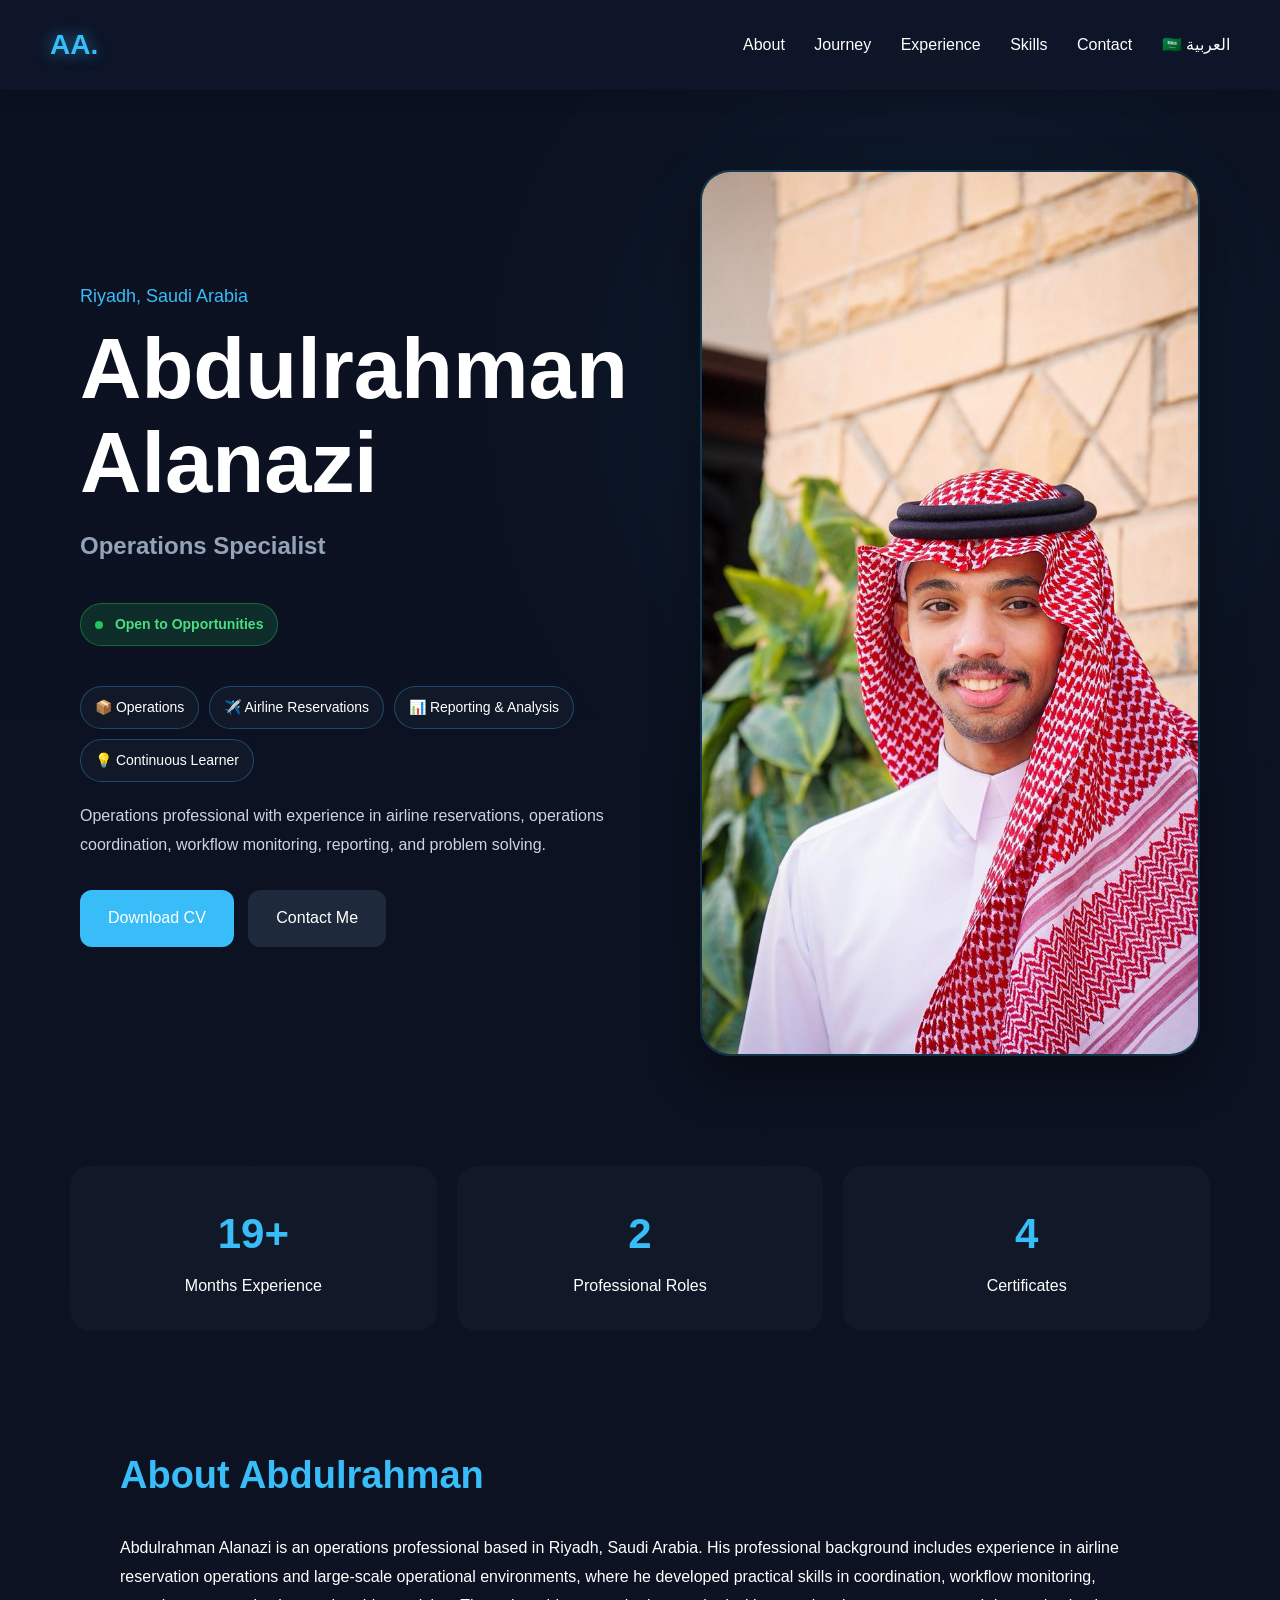
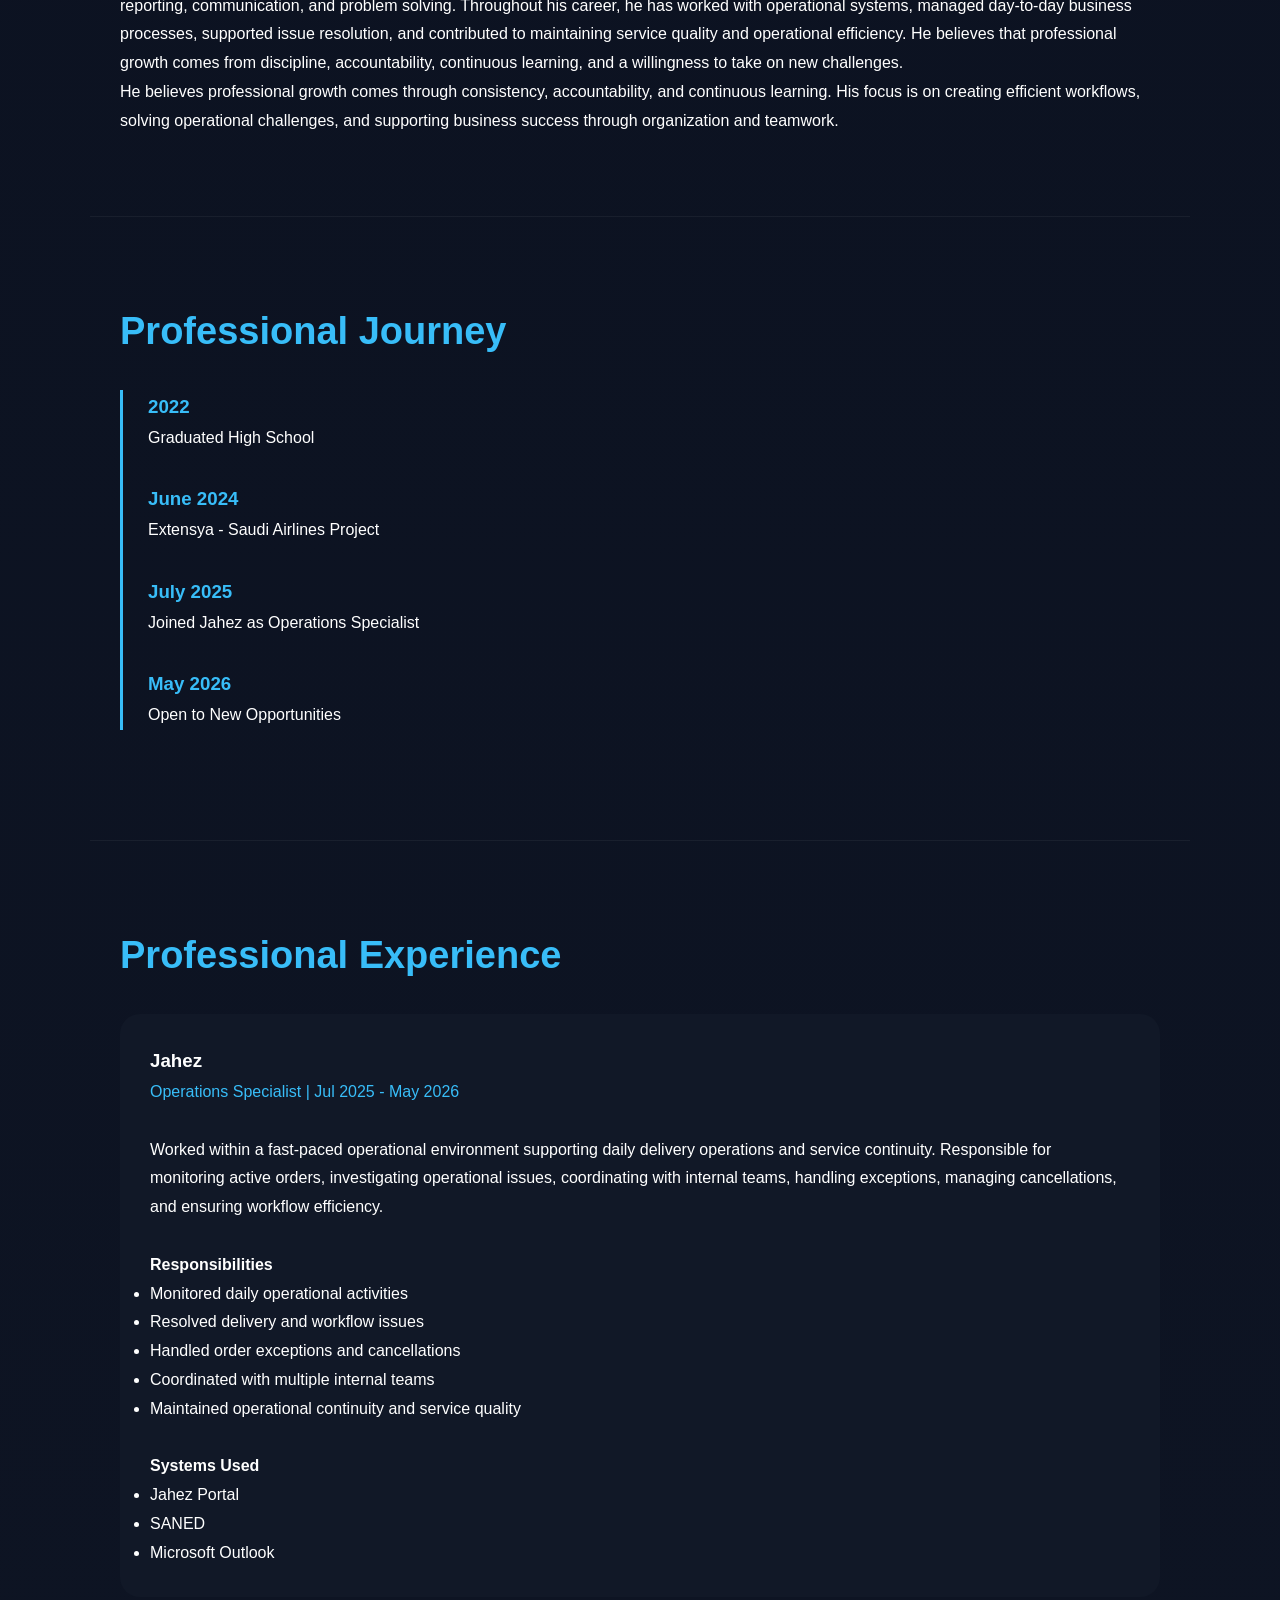
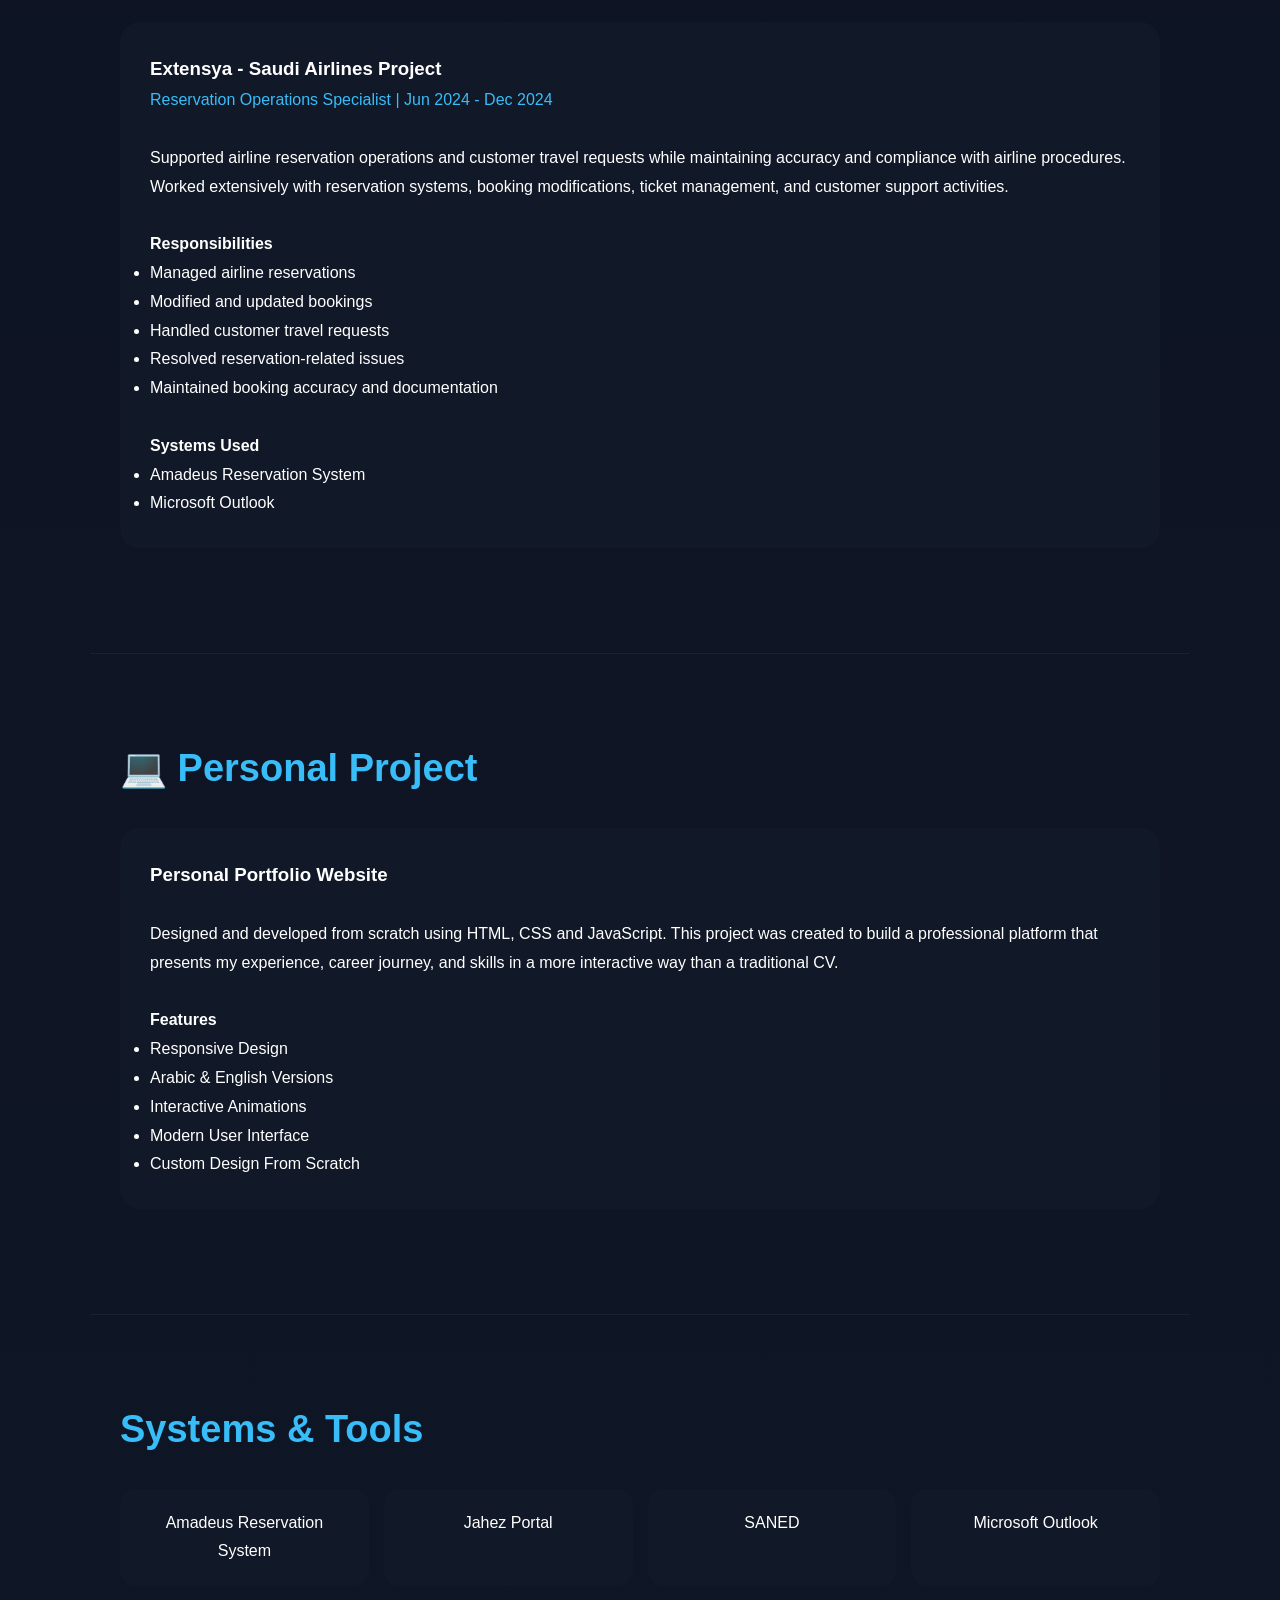
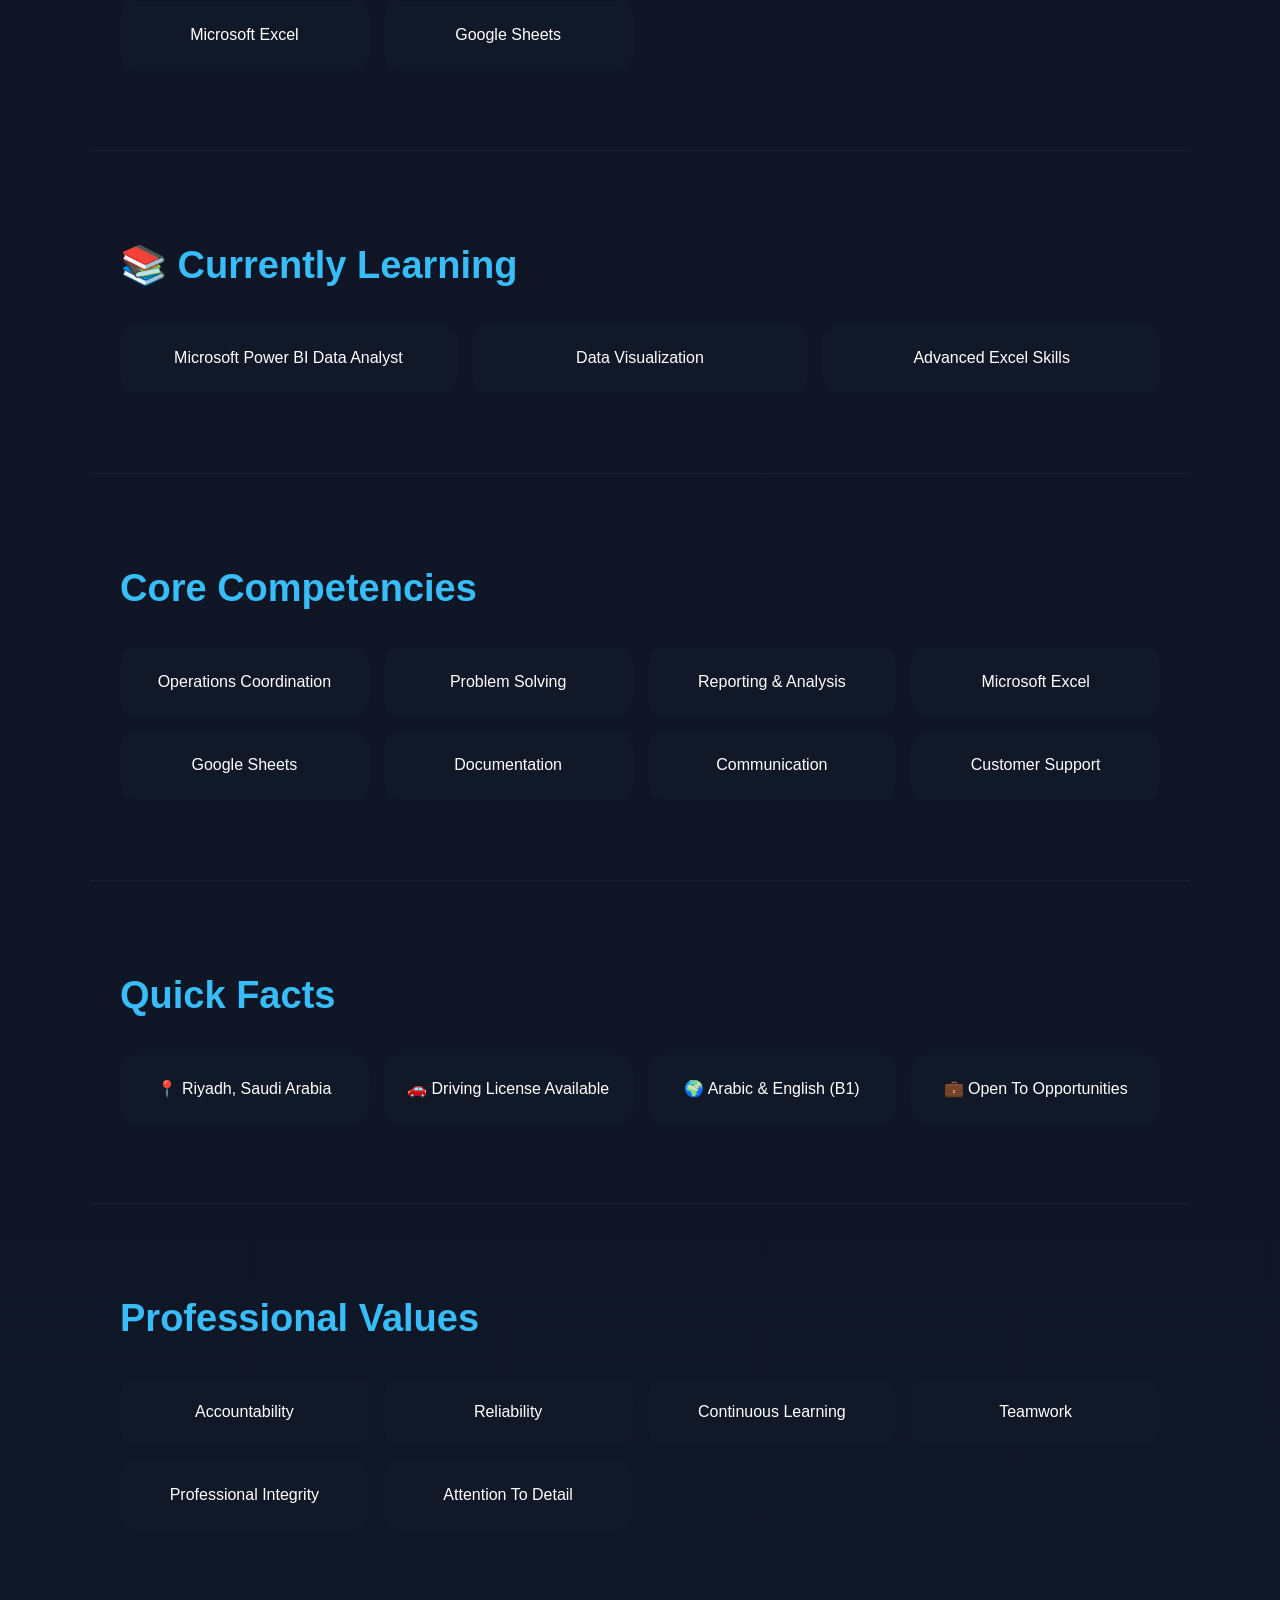
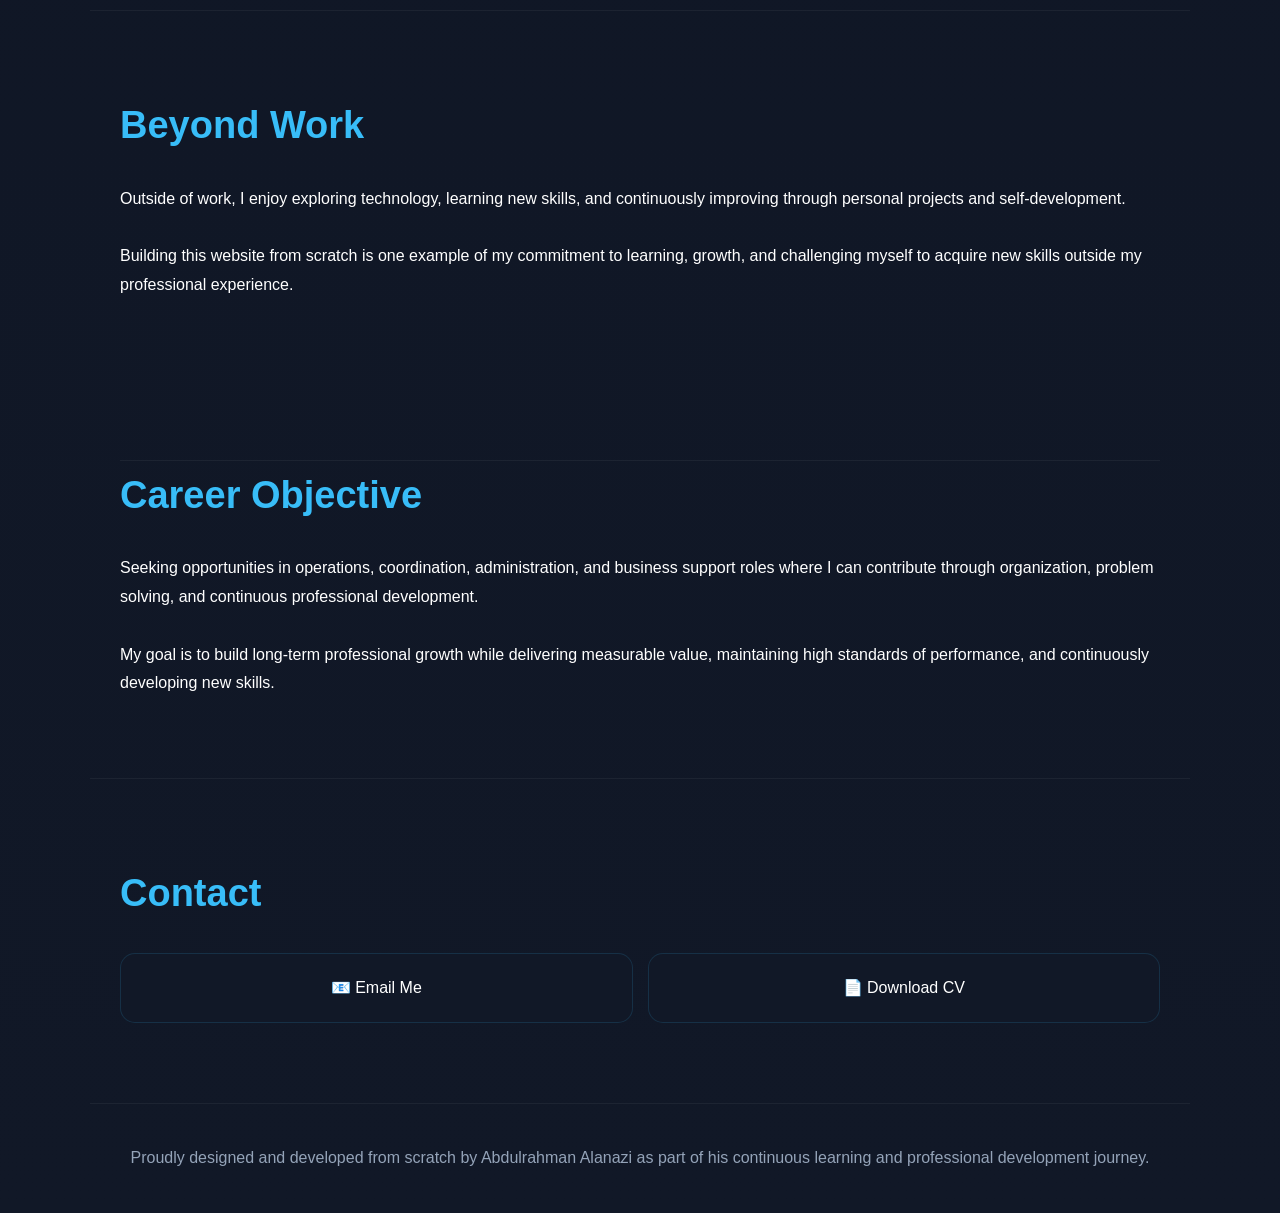
<file: index.html>
<!DOCTYPE html>
<html lang="en">

<head>


    <meta charset="UTF-8">

    <meta name="viewport" content="width=device-width, initial-scale=1.0">

    <title>Abdulrahman Alanazi</title>

<link rel="icon" type="image/png" href="favicon.png">

    <link rel="stylesheet" href="AA_style_v4.css">

    <script src="https://cdn.counter.dev/script.js" data-id="e667f343-c43a-4a04-bcc8-29028c6f5f17" data-utcoffset="3"></script>

</head>

<body>

<div id="top"></div>

<div id="progress-bar"></div>

    <nav class="navbar">

        <a href="#top" class="logo">
    AA.
</a>

        <div class="nav-links">

    <a href="#about">About</a>

    <a href="#journey">Journey</a>

    <a href="#experience">Experience</a>

    <a href="#skills">Skills</a>

    <a href="#contact">Contact</a>

    <a href="arabic.html">🇸🇦 العربية</a>

</div>

    </nav>

    <section class="hero">

        <div class="hero-left">

            <p class="location">
                Riyadh, Saudi Arabia
            </p>

            <h1>
                Abdulrahman Alanazi
            </h1>

            <h2>
                Operations Specialist
            </h2>
<div class="status-badge">

 Open to Opportunities

</div>
<div class="badges">

<span>📦 Operations</span>

<span>✈️ Airline Reservations</span>

<span>📊 Reporting & Analysis</span>

<span>💡 Continuous Learner</span>

</div>

            <p class="hero-description">

                Operations professional with experience in airline reservations,
                operations coordination, workflow monitoring, reporting,
                and problem solving.


            </p>

            <div class="hero-buttons">

                <a href="Abdulrahman_CV.pdf" class="btn">
                    Download CV
                </a>

                <a href="mailto:Abdulrahmandf1155@gmail.com" class="btn btn-secondary">
                    Contact Me
                </a>

            </div>

        </div>

        <div class="hero-right">

            <img src="myphoto.jpeg" alt="Abdulrahman">

        </div>

    </section>

    <section class="highlights">

        <div class="stat-card">
            <h3 class="counter" data-target="18">0</h3>
            <p>Months Experience</p>
        </div>

        <div class="stat-card">
<h3 class="counter" data-target="2">0</h3>
            <p>Professional Roles</p>
        </div>

        <div class="stat-card">
<h3 class="counter" data-target="4">0</h3>            <p>Certificates</p>
        </div>


    </section>

    <section id="about" class="content-section hidden">

        <h2>About Abdulrahman</h2>

        <p>

            <p>

Abdulrahman Alanazi is an operations professional based in Riyadh, Saudi Arabia.

His professional background includes experience in airline reservation operations and large-scale operational environments, where he developed practical skills in coordination, workflow monitoring, reporting, communication, and problem solving.
Throughout his career, he has worked with operational systems, managed day-to-day business processes, supported issue resolution, and contributed to maintaining service quality and operational efficiency.
He believes that professional growth comes from discipline, accountability, continuous learning, and a willingness to take on new challenges.

</p>

        </p>

        <p>

            He believes professional growth comes through consistency,
            accountability, and continuous learning. His focus is on creating
            efficient workflows, solving operational challenges, and supporting
            business success through organization and teamwork.

        </p>

    </section>

    <section id="journey" class="content-section hidden">

        <h2>Professional Journey</h2>

        <div class="timeline">

            <div class="timeline-item">
                <h3>2022</h3>
                <p>Graduated High School</p>
            </div>

            <div class="timeline-item">
                <h3>June 2024</h3>
                <p>Extensya - Saudi Airlines Project</p>
            </div>

            <div class="timeline-item">
                <h3>July 2025</h3>
                <p>Joined Jahez as Operations Specialist</p>
            </div>

            <div class="timeline-item">
                <h3>May 2026</h3>
                <p>Open to New Opportunities</p>
            </div>

        </div>

    </section>

<section id="experience" class="content-section hidden">

        <h2>Professional Experience</h2>

        <div class="experience-card">

            

    <h3>Jahez</h3>

    <span>
        Operations Specialist | Jul 2025 - May 2026
    </span>

    <br><br>

    <p>

        Worked within a fast-paced operational environment supporting daily delivery operations and service continuity.

        Responsible for monitoring active orders, investigating operational issues, coordinating with internal teams, handling exceptions, managing cancellations, and ensuring workflow efficiency.

    </p>

    <br>

    <h4>Responsibilities</h4>

    <ul>

        <li>Monitored daily operational activities</li>

        <li>Resolved delivery and workflow issues</li>

        <li>Handled order exceptions and cancellations</li>

        <li>Coordinated with multiple internal teams</li>

        <li>Maintained operational continuity and service quality</li>

    </ul>

    <br>

    <h4>Systems Used</h4>

    <ul>

        <li>Jahez Portal</li>

        <li>SANED</li>

        <li>Microsoft Outlook</li>

    </ul>

</div>

        </div>

        <div class="experience-card">

            

    <h3>Extensya - Saudi Airlines Project</h3>

    <span>
        Reservation Operations Specialist | Jun 2024 - Dec 2024
    </span>

    <br><br>

    <p>

        Supported airline reservation operations and customer travel requests while maintaining accuracy and compliance with airline procedures.

        Worked extensively with reservation systems, booking modifications, ticket management, and customer support activities.

    </p>

    <br>

    <h4>Responsibilities</h4>

    <ul>

        <li>Managed airline reservations</li>

        <li>Modified and updated bookings</li>

        <li>Handled customer travel requests</li>

        <li>Resolved reservation-related issues</li>

        <li>Maintained booking accuracy and documentation</li>

    </ul>

    <br>

    <h4>Systems Used</h4>

    <ul>

        <li>Amadeus Reservation System</li>

        <li>Microsoft Outlook</li>

    </ul>

</div>

        </div>

    </section>

    <section class="content-section hidden">

    <h2>💻 Personal Project</h2>

    <div class="experience-card">

        <h3>Personal Portfolio Website</h3>

        <br>

        <p>

            Designed and developed from scratch using HTML, CSS and JavaScript.

            This project was created to build a professional platform that presents my experience, career journey, and skills in a more interactive way than a traditional CV.

        </p>

        <br>

        <h4>Features</h4>

        <ul>

            <li>Responsive Design</li>

            <li>Arabic & English Versions</li>

            <li>Interactive Animations</li>

            <li>Modern User Interface</li>

            <li>Custom Design From Scratch</li>

        </ul>

    </div>

</section>

<section class="content-section">

    <h2>Systems & Tools</h2>

    <div class="skills-grid">

        <div>Amadeus Reservation System</div>

        <div>Jahez Portal</div>

        <div>SANED</div>

        <div>Microsoft Outlook</div>

        <div>Microsoft Excel</div>

        <div>Google Sheets</div>

    </div>

</section>

<section class="content-section hidden">

    <h2>📚 Currently Learning</h2>

    <div class="skills-grid">

        <div>Microsoft Power BI Data Analyst</div>

        <div>Data Visualization</div>

        <div>Advanced Excel Skills</div>

    </div>

</section>


<section id="skills" class="content-section hidden">

        <h2>Core Competencies</h2>

        <div class="skills-grid">

            <div>Operations Coordination</div>

            <div>Problem Solving</div>

            <div>Reporting & Analysis</div>

            <div>Microsoft Excel</div>

            <div>Google Sheets</div>

            <div>Documentation</div>

            <div>Communication</div>

            <div>Customer Support</div>

        </div>

    </section>

    <section class="content-section">

    <h2>Quick Facts</h2>

    <div class="skills-grid">

        <div>
            📍 Riyadh, Saudi Arabia
        </div>

        <div>
            🚗 Driving License Available
        </div>

        <div>
            🌍 Arabic & English (B1)
        </div>

        <div>
            💼 Open To Opportunities
        </div>

    </div>

</section>

<section class="content-section">

    <h2>Professional Values</h2>

    <div class="skills-grid">

        <div>
            Accountability
        </div>

        <div>
            Reliability
        </div>

        <div>
            Continuous Learning
        </div>

        <div>
            Teamwork
        </div>

        <div>
            Professional Integrity
        </div>

        <div>
            Attention To Detail
        </div>

    </div>

</section>

<section class="content-section">

    <h2>Beyond Work</h2>

    <p>

        Outside of work, I enjoy exploring technology,
        learning new skills, and continuously improving
        through personal projects and self-development.

    </p>

    <br>

    <p>

        Building this website from scratch is one example
        of my commitment to learning, growth, and challenging
        myself to acquire new skills outside my professional
        experience.

    </p>
<section class="content-section">
</section>
    <h2>Career Objective</h2>

    <p>

        Seeking opportunities in operations, coordination, administration, and business support roles where I can contribute through organization, problem solving, and continuous professional development.

    </p>

    <br>

    <p>

        My goal is to build long-term professional growth while delivering measurable value, maintaining high standards of performance, and continuously developing new skills.

    </p>

</section>

<section id="contact" class="content-section hidden">
    <h2>Contact</h2>

    <div class="skills-grid">

        <a href="mailto:Abdulrahmandf1155@gmail.com" class="contact-btn">
            📧 Email Me
        </a>

        <a href="Abdulrahman_CV.pdf" download class="contact-btn">
            📄 Download CV
        </a>

    </div>

</section>

</section>

    <footer>

Proudly designed and developed from scratch by Abdulrahman Alanazi as part of his continuous learning and professional development journey.
    </footer>



 <script>

const counters = document.querySelectorAll('.counter');

let started = false;

function startCounters() {

    if (started) return;

    started = true;

    counters.forEach(counter => {

        const target = +counter.dataset.target;

        let current = 0;

        const increment = target / 100;

        function updateCounter() {

            if (current < target) {

                current += increment;

                if (target === 18) {
    counter.innerText = Math.ceil(current) + "+";
} else {
    counter.innerText = Math.ceil(current);
}

                setTimeout(updateCounter, 13);

            } else {

                if (target === 18) {
    counter.innerText = target + "+";
} else {
    counter.innerText = target;
}

            }

        }

        updateCounter();

    });

}

const highlightsSection = document.querySelector('.highlights');

const observer = new IntersectionObserver(entries => {

    entries.forEach(entry => {

        if (entry.isIntersecting) {

            startCounters();

        }

    });

}, {
    threshold: 0.5
});

observer.observe(highlightsSection);

</script>




<script>

const hiddenElements =
document.querySelectorAll('.hidden');

const revealObserver =
new IntersectionObserver((entries)=>{

entries.forEach(entry=>{

if(entry.isIntersecting){

entry.target.classList.add('show');

}

});

},{
threshold:0.15
});

hiddenElements.forEach(el=>{
revealObserver.observe(el);
});

</script>


<script>

window.addEventListener("scroll",()=>{

const totalHeight =
document.documentElement.scrollHeight -
window.innerHeight;

const progress =
(window.pageYOffset / totalHeight) * 100;

document.getElementById("progress-bar")
.style.width = progress + "%";

});

</script>

<script>

const image =
document.querySelector(".hero-right img");

image.addEventListener("mousemove",(e)=>{

const rect = image.getBoundingClientRect();

const x =
e.clientX - rect.left - rect.width / 2;

const y =
e.clientY - rect.top - rect.height / 2;

image.style.transform =
`translate(${x/20}px, ${y/20}px)`;

});

image.addEventListener("mouseleave",()=>{

image.style.transform =
"translate(0px,0px)";

});

</script>

<script>

const sections =
document.querySelectorAll("section[id]");

const navLinks =
document.querySelectorAll(".nav-links a");

window.addEventListener("scroll",()=>{

let current = "";

sections.forEach(section=>{

const sectionTop =
section.offsetTop - 150;

if(window.pageYOffset >= sectionTop){

current = section.getAttribute("id");

}

});

navLinks.forEach(link=>{

link.classList.remove("active");

if(
link.getAttribute("href") === "#" + current
){
link.classList.add("active");
}

});

});

</script>

</body>

</html>
</file>
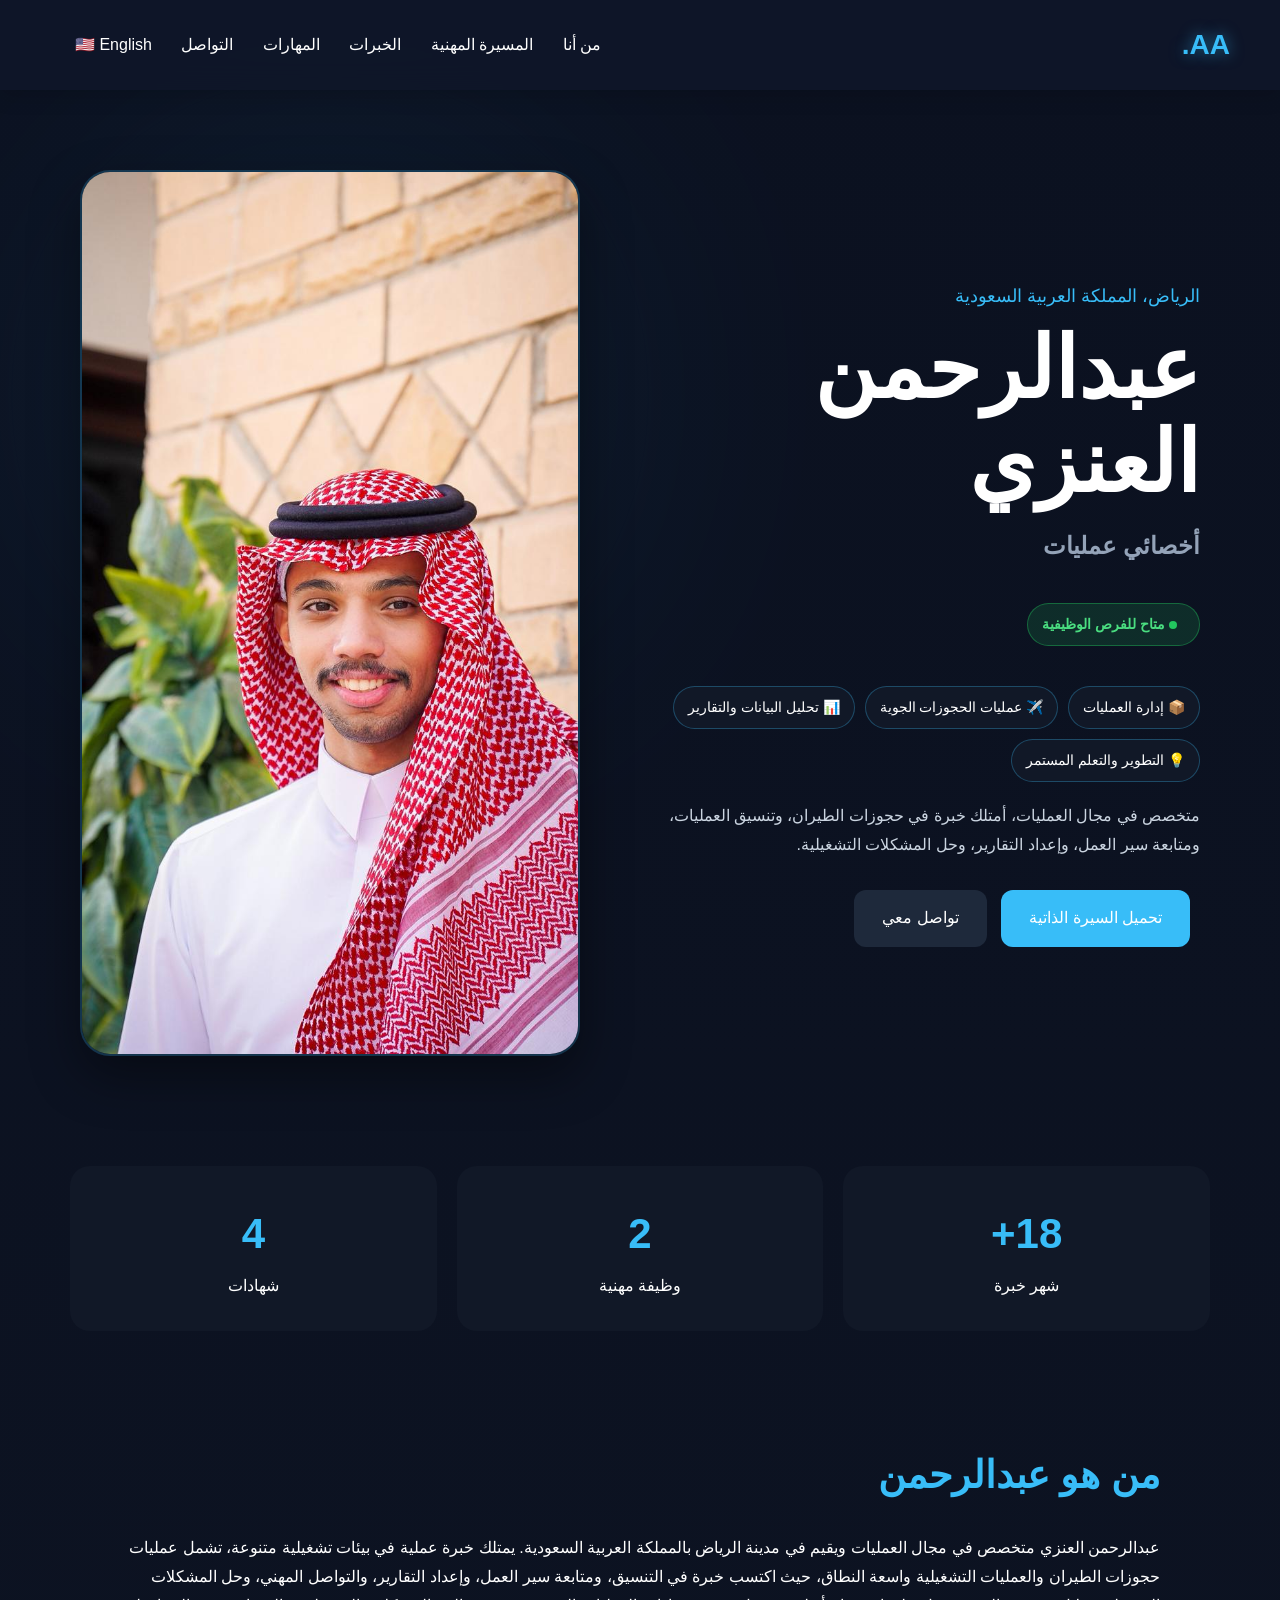
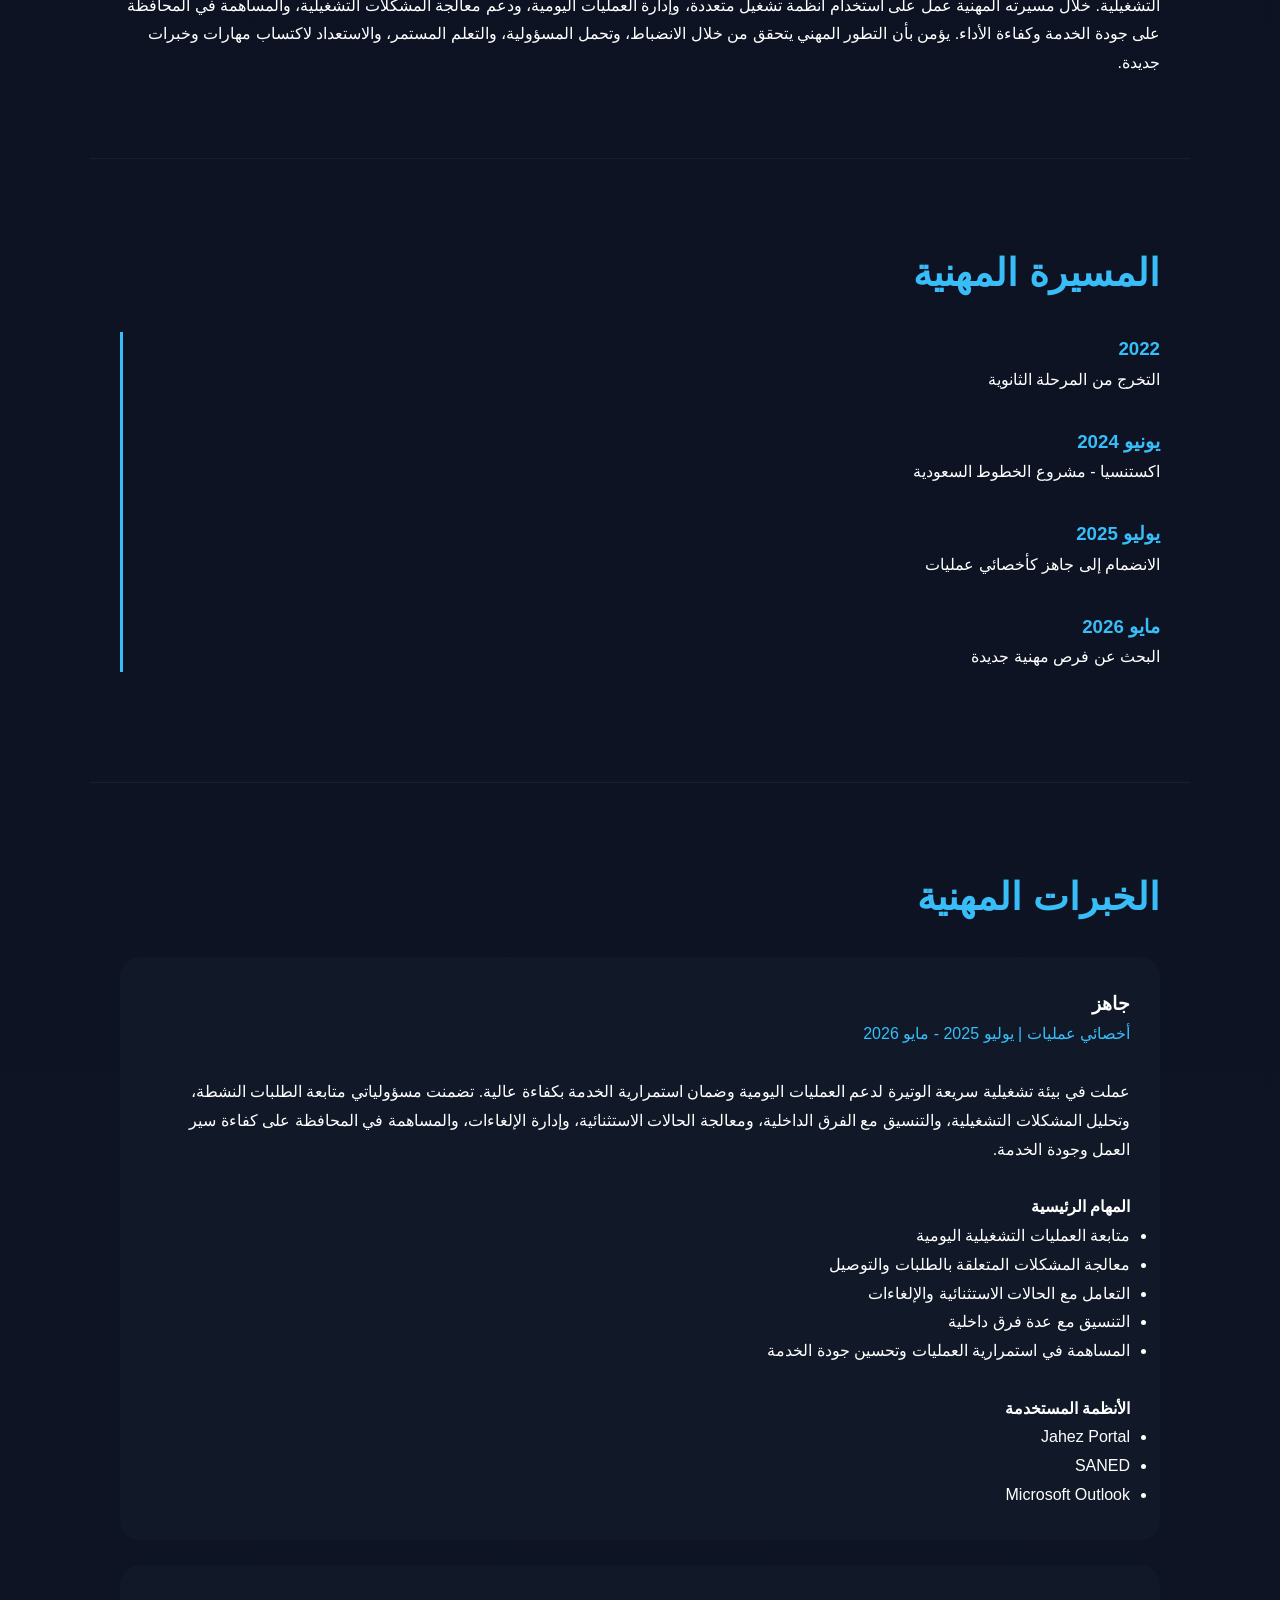
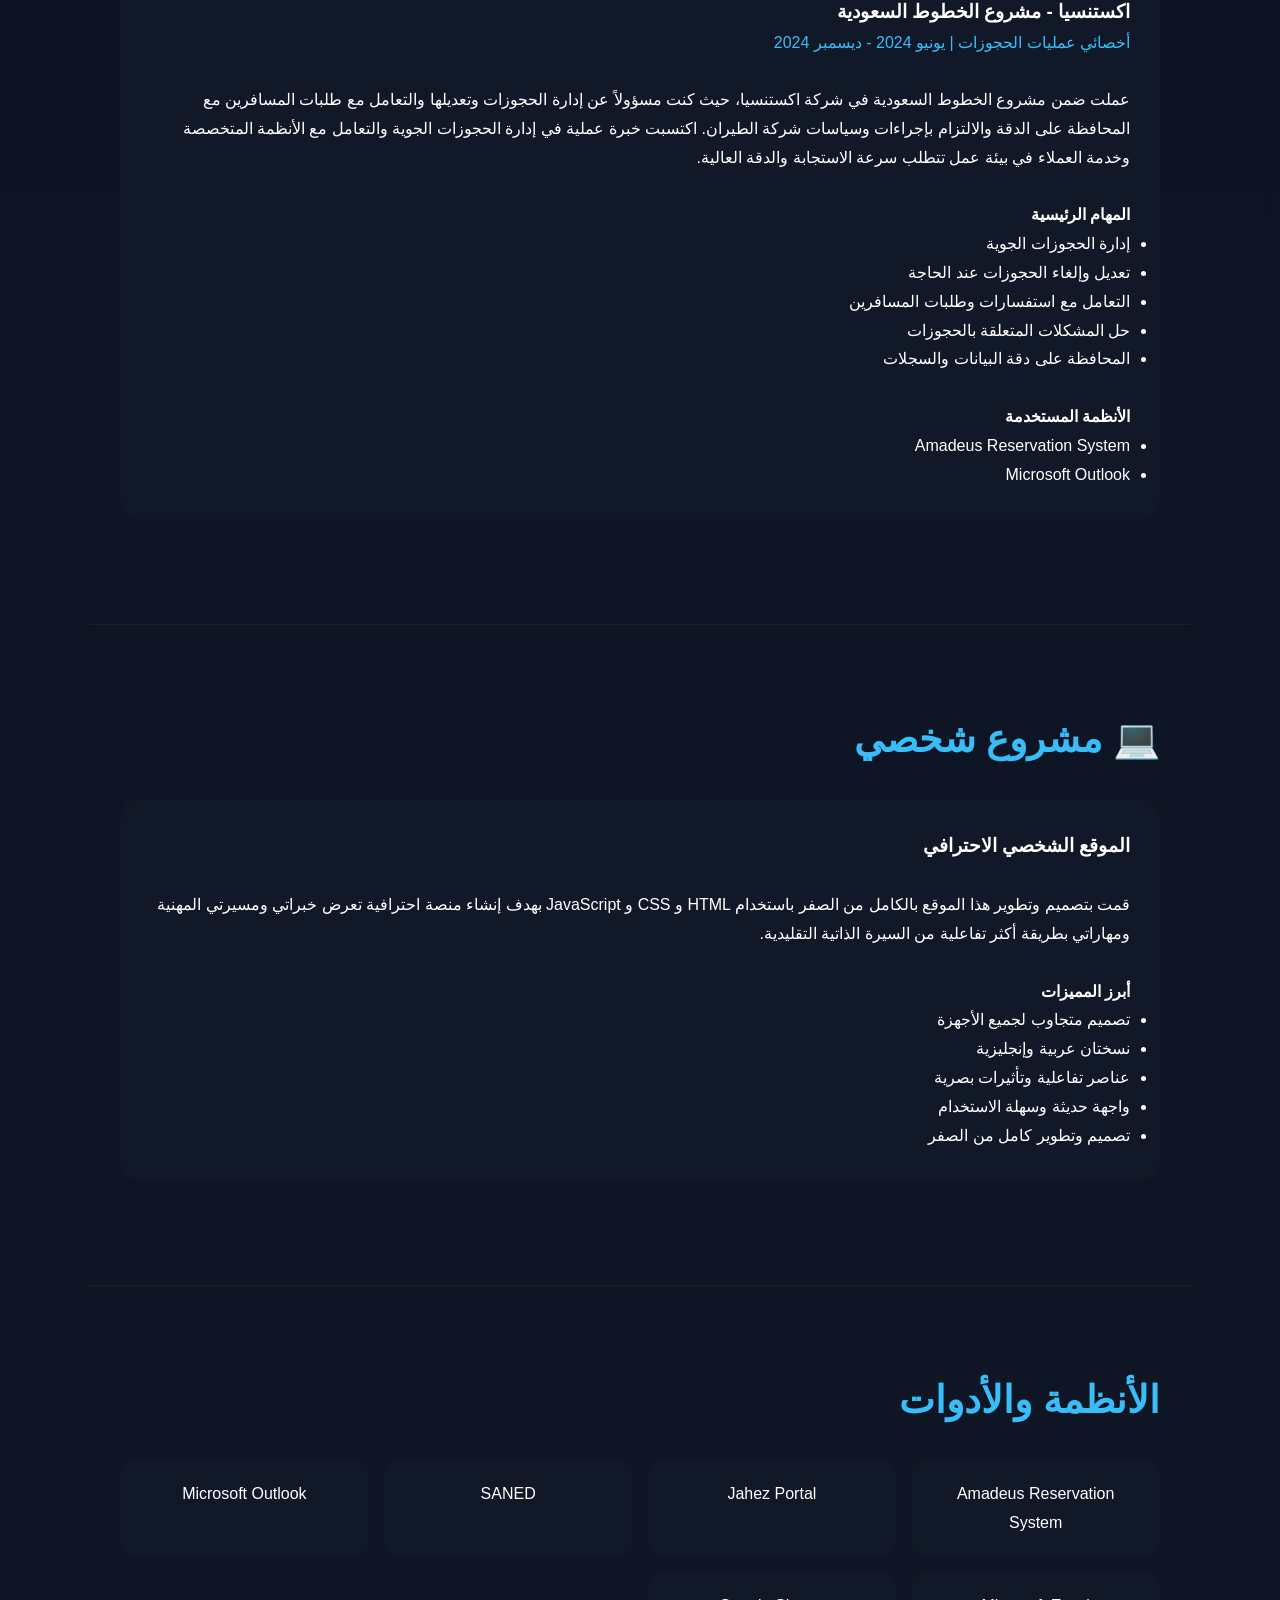
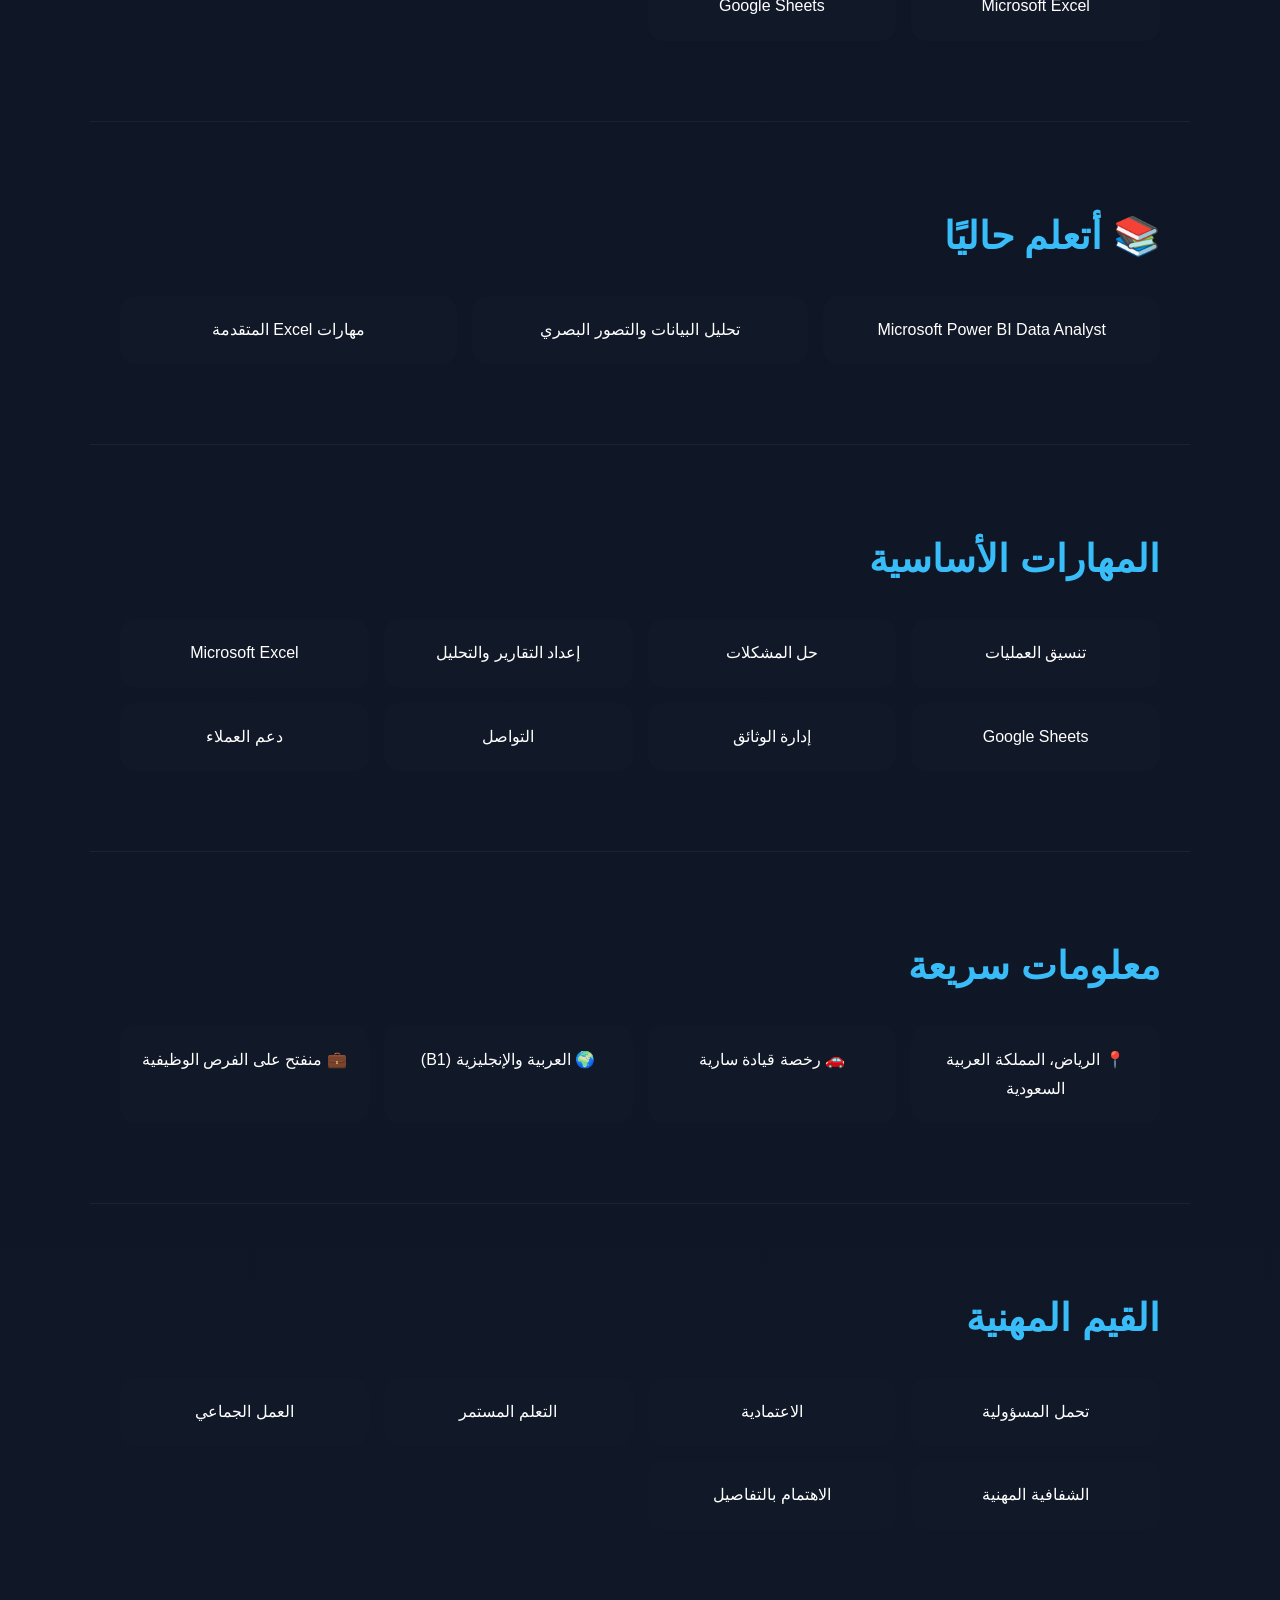
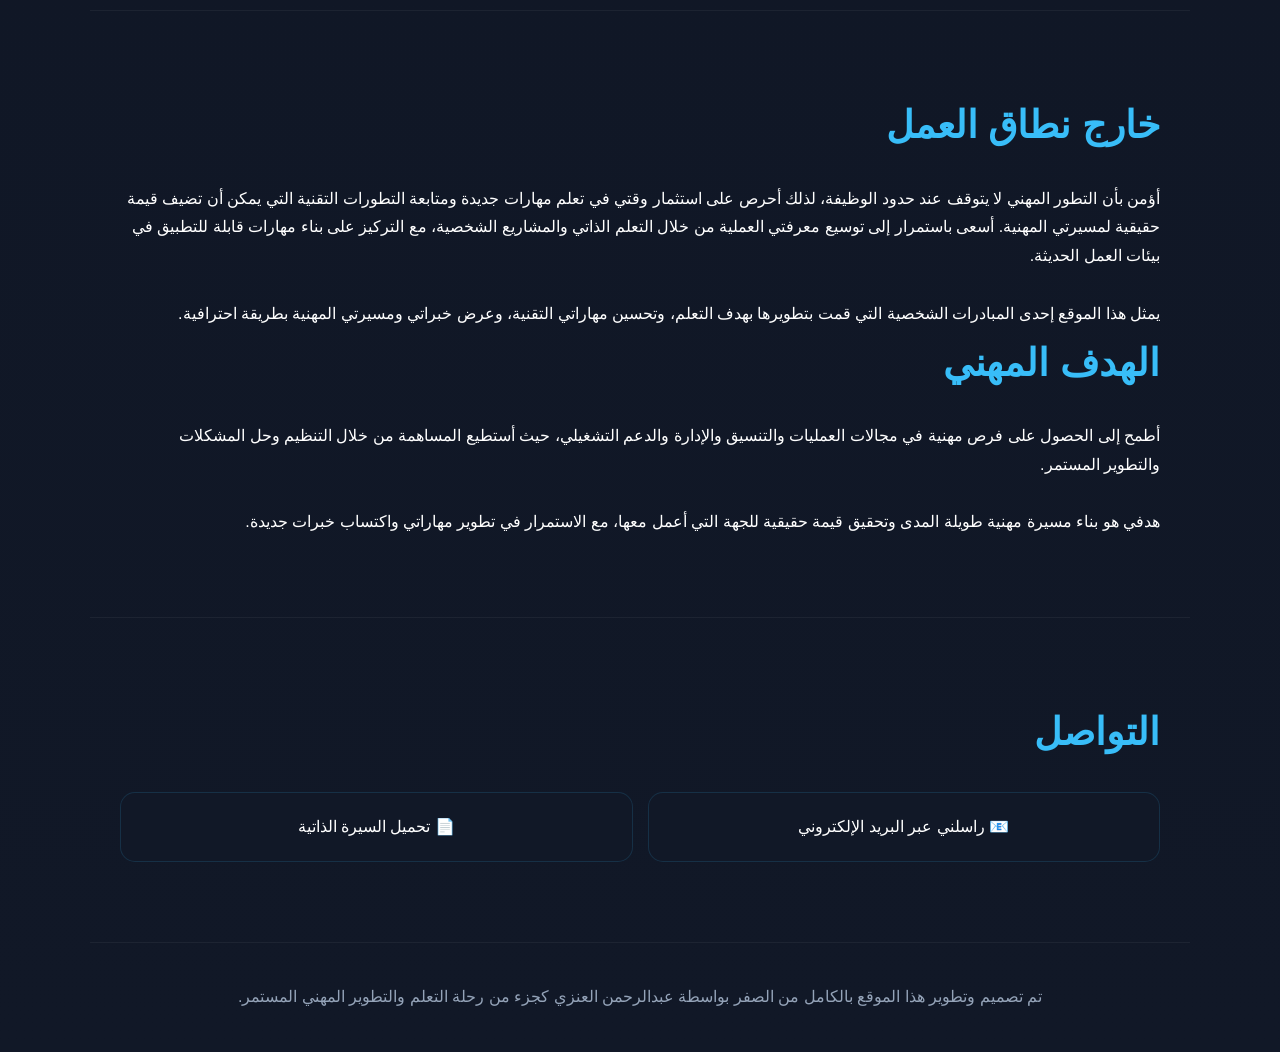
<file: arabic.html>
<!DOCTYPE html>
<html lang="ar" dir="rtl">

<head>

    <meta charset="UTF-8">

    <meta name="viewport" content="width=device-width, initial-scale=1.0">

    <title>عبدالرحمن العنزي</title>

    <link rel="icon" type="image/png" href="favicon.png">

    <link rel="stylesheet" href="AA_style_v4.css">

<script src="https://cdn.counter.dev/script.js" data-id="e667f343-c43a-4a04-bcc8-29028c6f5f17" data-utcoffset="3"></script>

</head>

<body>

<div id="top"></div>

<div id="progress-bar"></div>

    <nav class="navbar">

        <a href="#top" class="logo">
    AA.
</a>

        <div class="nav-links">

    <a href="#about">من أنا</a>

    <a href="#journey">المسيرة المهنية</a>

    <a href="#experience">الخبرات</a>

    <a href="#skills">المهارات</a>

    <a href="#contact">التواصل</a>

    <a href="index.html">🇺🇸 English</a>

</div>

    </nav>

    <section class="hero">

        <div class="hero-left">

            <p class="location">
                الرياض، المملكة العربية السعودية
            </p>

            <h1>
                عبدالرحمن العنزي
            </h1>

            <h2>
                أخصائي عمليات
            </h2>
            <div class="status-badge">

 متاح للفرص الوظيفية

</div>
<div class="badges">

<span>📦 إدارة العمليات</span>

<span>✈️ عمليات الحجوزات الجوية</span>

<span>📊 تحليل البيانات والتقارير</span>

<span>💡 التطوير والتعلم المستمر</span>
</div>
            <p class="hero-description">

                متخصص في مجال العمليات، أمتلك خبرة في حجوزات الطيران، وتنسيق العمليات، ومتابعة سير العمل، وإعداد التقارير، وحل المشكلات التشغيلية.


            </p>

            <div class="hero-buttons">

                <a href="Abdulrahman_CV.pdf" class="btn">
                    تحميل السيرة الذاتية
                </a>

                <a href="mailto:Abdulrahmandf1155@gmail.com" class="btn btn-secondary">
                    تواصل معي
                </a>

            </div>

        </div>

        <div class="hero-right">

            <img src="myphoto.jpeg" alt="Abdulrahman">

        </div>

    </section>

    <section class="highlights">

        <div class="stat-card">
<h3 class="counter" data-target="18">0</h3>
            <p>شهر خبرة</p>
        </div>

        <div class="stat-card">
<h3 class="counter" data-target="2">0</h3>
            <p>وظيفة مهنية</p>
        </div>

        <div class="stat-card">
<h3 class="counter" data-target="4">0</h3>            <p>شهادات</p>
        </div>

        

    </section>

<section id="about" class="content-section hidden">

        <h2>من هو عبدالرحمن</h2>

        

            <p>

عبدالرحمن العنزي متخصص في مجال العمليات ويقيم في مدينة الرياض بالمملكة العربية السعودية.

يمتلك خبرة عملية في بيئات تشغيلية متنوعة، تشمل عمليات حجوزات الطيران والعمليات التشغيلية واسعة النطاق، حيث اكتسب خبرة في التنسيق، ومتابعة سير العمل، وإعداد التقارير، والتواصل المهني، وحل المشكلات التشغيلية.

خلال مسيرته المهنية عمل على استخدام أنظمة تشغيل متعددة، وإدارة العمليات اليومية، ودعم معالجة المشكلات التشغيلية، والمساهمة في المحافظة على جودة الخدمة وكفاءة الأداء.

يؤمن بأن التطور المهني يتحقق من خلال الانضباط، وتحمل المسؤولية، والتعلم المستمر، والاستعداد لاكتساب مهارات وخبرات جديدة.
</p>


        </p>

    </section>

    <section id="journey" class="content-section hidden">


        <h2>المسيرة المهنية</h2>

        <div class="timeline">

            <div class="timeline-item">
                <h3>2022</h3>
                <p>التخرج من المرحلة الثانوية</p>
            </div>

            <div class="timeline-item">
                <h3>يونيو 2024</h3>
                <p>اكستنسيا - مشروع الخطوط السعودية</p>
            </div>

            <div class="timeline-item">
                <h3>يوليو 2025</h3>
                <p>الانضمام إلى جاهز كأخصائي عمليات</p>
            </div>

            <div class="timeline-item">
                <h3>مايو 2026</h3>
                <p>البحث عن فرص مهنية جديدة</p>
            </div>

        </div>

    </section>

    <section id="experience" class="content-section hidden">

        <h2>الخبرات المهنية</h2>

        <div class="experience-card">

            

    <h3>جاهز</h3>

    <span>
        أخصائي عمليات | يوليو 2025 - مايو 2026
    </span>

    <br><br>

    <p>

        عملت في بيئة تشغيلية سريعة الوتيرة لدعم العمليات اليومية وضمان استمرارية الخدمة بكفاءة عالية.

تضمنت مسؤولياتي متابعة الطلبات النشطة، وتحليل المشكلات التشغيلية، والتنسيق مع الفرق الداخلية، ومعالجة الحالات الاستثنائية، وإدارة الإلغاءات، والمساهمة في المحافظة على كفاءة سير العمل وجودة الخدمة.

    </p>

    <br>

    <h4>المهام الرئيسية</h4>

    <ul>

        <li>متابعة العمليات التشغيلية اليومية</li>

        <li>معالجة المشكلات المتعلقة بالطلبات والتوصيل</li>

        <li>التعامل مع الحالات الاستثنائية والإلغاءات</li>

        <li>التنسيق مع عدة فرق داخلية</li>

        <li>المساهمة في استمرارية العمليات وتحسين جودة الخدمة</li>

    </ul>

    <br>

    <h4>الأنظمة المستخدمة</h4>

    <ul>

        <li>Jahez Portal</li>

        <li>SANED</li>

        <li>Microsoft Outlook</li>

    </ul>

</div>

        </div>

        <div class="experience-card">

            

    <h3>اكستنسيا - مشروع الخطوط السعودية</h3>

    <span>
        أخصائي عمليات الحجوزات | يونيو 2024 - ديسمبر 2024
    </span>

    <br><br>

    <p>

        عملت ضمن مشروع الخطوط السعودية في شركة اكستنسيا، حيث كنت مسؤولاً عن إدارة الحجوزات وتعديلها والتعامل مع طلبات المسافرين مع المحافظة على الدقة والالتزام بإجراءات وسياسات شركة الطيران.

اكتسبت خبرة عملية في إدارة الحجوزات الجوية والتعامل مع الأنظمة المتخصصة وخدمة العملاء في بيئة عمل تتطلب سرعة الاستجابة والدقة العالية.

    </p>

    <br>

    <h4>المهام الرئيسية</h4>

    <ul>

        <li>إدارة الحجوزات الجوية</li>

        <li>تعديل وإلغاء الحجوزات عند الحاجة</li>

        <li>التعامل مع استفسارات وطلبات المسافرين</li>

        <li>حل المشكلات المتعلقة بالحجوزات</li>

        <li>المحافظة على دقة البيانات والسجلات</li>

    </ul>

    <br>

    <h4>الأنظمة المستخدمة</h4>

    <ul>

        <li>Amadeus Reservation System</li>

        <li>Microsoft Outlook</li>

    </ul>

</div>

        </div>

    </section>

    <section class="content-section hidden">

    <h2>💻 مشروع شخصي</h2>

    <div class="experience-card">

        <h3>الموقع الشخصي الاحترافي</h3>

        <br>

        <p>

            قمت بتصميم وتطوير هذا الموقع بالكامل من الصفر باستخدام HTML و CSS و JavaScript بهدف إنشاء منصة احترافية تعرض خبراتي ومسيرتي المهنية ومهاراتي بطريقة أكثر تفاعلية من السيرة الذاتية التقليدية.

        </p>

        <br>

        <h4>أبرز المميزات</h4>

        <ul>

            <li>تصميم متجاوب لجميع الأجهزة</li>

            <li>نسختان عربية وإنجليزية</li>

            <li>عناصر تفاعلية وتأثيرات بصرية</li>

            <li>واجهة حديثة وسهلة الاستخدام</li>

            <li>تصميم وتطوير كامل من الصفر</li>

        </ul>

    </div>

</section>

<section class="content-section">

    <h2>الأنظمة والأدوات</h2>

    <div class="skills-grid">

        <div>Amadeus Reservation System</div>

        <div>Jahez Portal</div>

        <div>SANED</div>

        <div>Microsoft Outlook</div>

        <div>Microsoft Excel</div>

        <div>Google Sheets</div>

    </div>

</section>

<section class="content-section hidden">

    <h2>📚 أتعلم حاليًا</h2>

    <div class="skills-grid">

        <div>Microsoft Power BI Data Analyst</div>

        <div>تحليل البيانات والتصور البصري</div>

        <div>مهارات Excel المتقدمة</div>

    </div>

</section>

    <section id="skills" class="content-section hidden">

        <h2>المهارات الأساسية</h2>

        <div class="skills-grid">

            <div>تنسيق العمليات</div>

            <div>حل المشكلات</div>

            <div>إعداد التقارير والتحليل</div>

            <div>Microsoft Excel</div>

            <div>Google Sheets</div>

            <div>إدارة الوثائق</div>

            <div>التواصل</div>

            <div>دعم العملاء</div>

        </div>

    </section>

    <section id="quick-facts" class="content-section hidden">

    <h2>معلومات سريعة</h2>

    <div class="skills-grid">

        <div>
            📍 الرياض، المملكة العربية السعودية
        </div>

        <div>
            🚗 رخصة قيادة سارية
        </div>

        <div>
            🌍 العربية والإنجليزية (B1)
        </div>

        <div>
            💼 منفتح على الفرص الوظيفية
        </div>

    </div>

</section>

<section id="values" class="content-section hidden">

    <h2>القيم المهنية</h2>

    <div class="skills-grid">

        <div>
            تحمل المسؤولية
        </div>

        <div>
            الاعتمادية
        </div>

        <div>
            التعلم المستمر
        </div>

        <div>
            العمل الجماعي
        </div>

        <div>
            الشفافية المهنية
        </div>

        <div>
           الاهتمام بالتفاصيل
        </div>

    </div>

</section>

<section class="content-section">

    <h2>خارج نطاق العمل</h2>

    <p>
أؤمن بأن التطور المهني لا يتوقف عند حدود الوظيفة، لذلك أحرص على استثمار وقتي في تعلم مهارات جديدة ومتابعة التطورات التقنية التي يمكن أن تضيف قيمة حقيقية لمسيرتي المهنية.

أسعى باستمرار إلى توسيع معرفتي العملية من خلال التعلم الذاتي والمشاريع الشخصية، مع التركيز على بناء مهارات قابلة للتطبيق في بيئات العمل الحديثة.

  <p>

  <br>

  </p>
  يمثل هذا الموقع إحدى المبادرات الشخصية التي قمت بتطويرها بهدف التعلم، وتحسين مهاراتي التقنية، وعرض خبراتي ومسيرتي المهنية بطريقة احترافية.

    </p>

    <h2>الهدف المهني</h2>

    <p>
أطمح إلى الحصول على فرص مهنية في مجالات العمليات والتنسيق والإدارة والدعم التشغيلي، حيث أستطيع المساهمة من خلال التنظيم وحل المشكلات والتطوير المستمر.
    </p>

    <br>

    <p>

هدفي هو بناء مسيرة مهنية طويلة المدى وتحقيق قيمة حقيقية للجهة التي أعمل معها، مع الاستمرار في تطوير مهاراتي واكتساب خبرات جديدة.
    </p>

</section>
</section><section id="contact" class="content-section">

    <h2>التواصل</h2>

    <div class="skills-grid">

        <a href="mailto:Abdulrahmandf1155@gmail.com" class="contact-btn">
            📧 راسلني عبر البريد الإلكتروني
        </a>

        <a href="Abdulrahman_CV.pdf" download class="contact-btn">
            📄 تحميل السيرة الذاتية
        </a>

    </div>

</section>

</section>

    <footer>

        تم تصميم وتطوير هذا الموقع بالكامل من الصفر بواسطة عبدالرحمن العنزي كجزء من رحلة التعلم والتطوير المهني المستمر.

    </footer>
<script>

const counters = document.querySelectorAll('.counter');

let started = false;

function startCounters() {

    if (started) return;

    started = true;

    counters.forEach(counter => {

        const target = +counter.dataset.target;

        let current = 0;

        const increment = target / 100;

        function updateCounter() {

            if (current < target) {

                current += increment;

                if (target === 18) {
    counter.innerText = Math.ceil(current) + "+";
} else {
    counter.innerText = Math.ceil(current);
}

                setTimeout(updateCounter, 13);

            } else {

                if (target === 18) {
    counter.innerText = target + "+";
} else {
    counter.innerText = target;
}

            }

        }

        updateCounter();

    });

}

const highlightsSection = document.querySelector('.highlights');

const observer = new IntersectionObserver(entries => {

    entries.forEach(entry => {

        if (entry.isIntersecting) {

            startCounters();

        }

    });

}, {
    threshold: 0.5
});

observer.observe(highlightsSection);

</script>


<script>

const hiddenElements =
document.querySelectorAll('.hidden');

const revealObserver =
new IntersectionObserver((entries)=>{

entries.forEach(entry=>{

if(entry.isIntersecting){

entry.target.classList.add('show');

}

});

},{
threshold:0.15
});

hiddenElements.forEach(el=>{
revealObserver.observe(el);
});

</script>

<script>

window.addEventListener("scroll",()=>{

const totalHeight =
document.documentElement.scrollHeight -
window.innerHeight;

const progress =
(window.pageYOffset / totalHeight) * 100;

document.getElementById("progress-bar")
.style.width = progress + "%";

});

</script>

<script>

const sections =
document.querySelectorAll("section[id]");

const navLinks =
document.querySelectorAll(".nav-links a");

window.addEventListener("scroll",()=>{

let current = "";

sections.forEach(section=>{

const sectionTop =
section.offsetTop - 150;

if(window.pageYOffset >= sectionTop){

current = section.getAttribute("id");

}

});

navLinks.forEach(link=>{

link.classList.remove("active");

if(
link.getAttribute("href") === "#" + current
){
link.classList.add("active");
}

});

});

</script>

</body>

</html>
</file>
<file: AA_style_v4.css>
*{
    margin:0;
    padding:0;
    box-sizing:border-box;
}

html{
    scroll-behavior:smooth;
}

body{
    font-family:Segoe UI,sans-serif;
    background:#0b1120;
    color:white;
    line-height:1.8;
}

.navbar{
    position:sticky;
    top:0;
    z-index:1000;

    display:flex;
    justify-content:space-between;
    align-items:center;

    padding:20px 50px;

    background:rgba(15,23,42,0.9);

    backdrop-filter:blur(15px);
}

.logo{
    font-size:28px;
    font-weight:bold;
    color:#38bdf8;
    text-decoration:none;
}

.nav-links a{
    color:white;
    text-decoration:none;
    margin-left:25px;
    transition:.3s;
    position:relative;
}

.nav-links a:hover{
    color:#38bdf8;
}

.hero{
    min-height:90vh;

    display:grid;
    grid-template-columns:1.2fr 1fr;

    align-items:center;

    gap:60px;

    padding:80px;
}

.location{
    color:#38bdf8;
    font-size:18px;
    margin-bottom:10px;
}

.hero h1{
    font-size:85px;
    line-height:1.1;
}

.hero h2{
    color:#94a3b8;
    margin-top:15px;
    margin-bottom:20px;
}

.hero-description{
    max-width:650px;
    color:#cbd5e1;
}

.hero-right{
display:flex;
justify-content:center;
position:relative;
}
.hero-right::before{

content:"";

position:absolute;

width:450px;
height:450px;

background:#38bdf8;

border-radius:50%;

filter:blur(140px);

opacity:.12;

z-index:-1;

}
.hero-right img{

    width:500px;

    border-radius:30px;

    transition:
transform .3s ease;

will-change: transform;

    box-shadow:
    0 20px 50px rgba(0,0,0,.4);
}

.hero-right img:hover{
    transform:translateY(-10px);
}

.hero-buttons{
    margin-top:30px;
}

.btn{
    display:inline-block;

    padding:14px 28px;

    border-radius:12px;

    text-decoration:none;

    background:#38bdf8;

    color:white;

    margin-right:10px;

    transition:.3s;
}

.btn:hover{
    transform:translateY(-4px);
}

.btn-secondary{
    background:#1e293b;
}

.highlights{
    display:grid;

    grid-template-columns:repeat(3,1fr);

    gap:20px;

    max-width:1200px;

    margin:auto;

    padding:30px;
}

.stat-card{
    background:#111827;

    padding:30px;

    border-radius:20px;

    text-align:center;

    transition:.3s;
}

.stat-card:hover{

transform:
translateY(-8px)
scale(1.03);

box-shadow:
0 20px 40px rgba(56,189,248,.15);

}

.stat-card h3{
    color:#38bdf8;
    font-size:42px;
}

.content-section{
    max-width:1100px;

    margin:auto;

    padding:80px 30px;
}

.content-section h2{
    color:#38bdf8;

    margin-bottom:25px;

    font-size:38px;
}

.timeline{
    border-left:3px solid #38bdf8;

    padding-left:25px;
}

.timeline-item{
    margin-bottom:30px;
}

.timeline-item h3{
    color:#38bdf8;
}

.experience-card{
    background:#111827;

    padding:30px;

    border-radius:20px;

    margin-bottom:25px;

    transition:.3s;
}

.experience-card:hover{
    transform:translateY(-8px)scale(1.03);

box-shadow:
0 20px 40px rgba(56,189,248,.15);
}

.experience-card span{
    color:#38bdf8;
}

.skills-grid{
    display:grid;

    grid-template-columns:repeat(auto-fit,minmax(220px,1fr));

    gap:15px;
}

.skills-grid div{
    background:#111827;

    padding:20px;

    border-radius:15px;

    text-align:center;

    transition:.3s;
}

.skills-grid div:hover{
    transform:translateY(-5px)scale(1.03);

box-shadow:
0 20px 40px rgba(56,189,248,.15);
}

footer{
    text-align:center;

    padding:40px;

    color:#94a3b8;
}

@media(max-width:900px){

.hero{
    grid-template-columns:1fr;

    text-align:center;
}

.hero h1{
    font-size:50px;
}

.hero-right img{
    width:280px;
}

.highlights{
    grid-template-columns:1fr 1fr;
}

}
.tagline{

    margin-top:15px;

    color:#38bdf8;

    font-size:20px;

    font-weight:600;

}
.fade-up{

    opacity:0;

    transform:translateY(40px);

    animation:fadeUp 1s ease forwards;

}

@keyframes fadeUp{

    from{

        opacity:0;
        transform:translateY(40px);

    }

    to{

        opacity:1;
        transform:translateY(0);

    }

}

.hero{
    animation:fadeUp 1s ease;
}

.content-section{
    animation:fadeUp 1s ease;
}

.experience-card{
    animation:fadeUp 1s ease;
}

.stat-card{
    animation:fadeUp 1s ease;
}
body{background:
linear-gradient(
180deg,
#0b1120,
#111827
);
}
.logo{

    text-shadow:
    0 0 15px rgba(56,189,248,.6);

}
.email-link{

    color:#38bdf8;

    text-decoration:none;

    font-size:22px;

    font-weight:600;

    transition:.3s;

}

.email-link:hover{

    color:white;

    text-shadow:
    0 0 15px rgba(56,189,248,.8);

}
.contact-btn{

    background:#111827;

    padding:20px;

    border-radius:15px;

    text-decoration:none;

    color:white;

    text-align:center;

    border:1px solid rgba(56,189,248,.15);

    transition:.3s;

    display:block;

}

.contact-btn:hover{

    transform:translateY(-5px);

    border-color:#38bdf8;

    color:#38bdf8;

}
.hidden{
opacity:0;
transform:translateY(50px);
transition:all .8s ease;
}

.show{
opacity:1;
transform:translateY(0);
}
#progress-bar{

position:fixed;

top:0;

left:0;

height:4px;

width:0;

background:#38bdf8;

z-index:9999;

}
.badges{

display:flex;
flex-wrap:wrap;
gap:10px;

margin-top:20px;
margin-bottom:20px;

}

.badges span{

background:#111827;

padding:8px 14px;

border-radius:999px;

border:1px solid rgba(56,189,248,.3);

font-size:14px;

transition:.3s;

}

.badges span:hover{

transform:translateY(-3px);

border-color:#38bdf8;

}
.navbar{

box-shadow:
0 5px 20px rgba(0,0,0,.15);

}
.content-section{

border-bottom:
1px solid rgba(255,255,255,.05);

}
.nav-links a.active{

color:#38bdf8;

font-weight:600;

}
.logo{
    cursor:pointer;
}
.nav-links a.active{

color:#38bdf8;

position:relative;

}

.nav-links a{
    position:relative;
}

.nav-links a.active{
    color:#38bdf8;
}

.nav-links a.active{

    color:#38bdf8;

    text-shadow:
    0 0 10px rgba(56,189,248,.5);

}
.status-badge{

display:inline-block;

margin-top:15px;

margin-bottom:20px;

padding:8px 14px;

border-radius:999px;

background:rgba(34,197,94,.15);

border:1px solid rgba(34,197,94,.4);

color:#4ade80;

font-size:14px;

font-weight:600;

}

.status-badge::before{

content:"";

display:inline-block;

width:8px;

height:8px;

border-radius:50%;

background:#22c55e;

margin-right:8px;

animation:pulse 2s infinite;

}

@keyframes pulse{

0%{
box-shadow:0 0 0 0 rgba(34,197,94,.6);
}

100%{
box-shadow:0 0 0 10px rgba(34,197,94,0);
}

}
.hero-right img{

border:2px solid rgba(56,189,248,.2);

}
.stat-card,
.experience-card,
.skills-grid div,
.contact-btn,
.btn,
.badges span{

cursor:pointer;

transition:all .3s ease;

}
.stat-card:active,
.experience-card:active,
.skills-grid div:active,
.contact-btn:active,
.btn:active,
.badges span:active{

transform:scale(.98);

}
</file>
